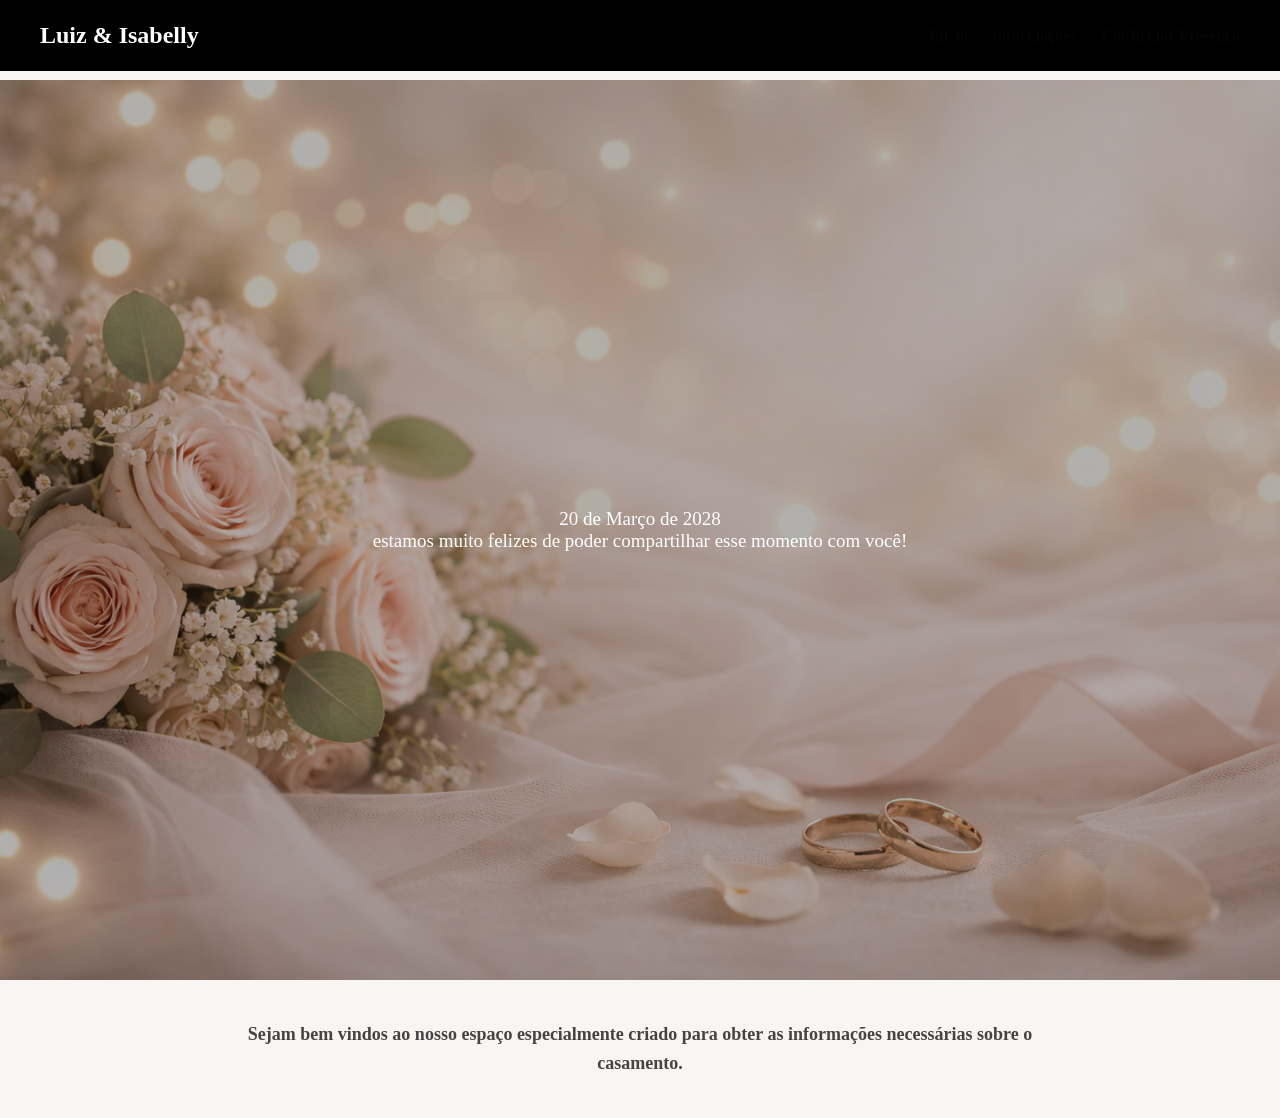
<file: index.html>
<!DOCTYPE html>
<html lang="pt-br">
<head>
    <meta charset="UTF-8">
    <meta name="viewport" content="width=device-width, initial-scale=1.0">
    <link rel="stylesheet" href="assets/css/inicio.css">
    <link rel="stylesheet" href="assets/css/style.css">
    <link href="https://fonts.googleapis.com/css2?family=Great+Vibes&family=Playfair+Display:wght@400;600&display=swap" rel="stylesheet"> 
    <title>Site de convite</title>
</head>
<body>

    <header class="hero">
        
        <div id="menu-container"></div>

        <div class="hero-text">
            <p>20 de Março de 2028</p>
            <p>estamos muito felizes de poder compartilhar esse momento com você!</p>
        </div>

    </header>

    <section class="conteudo">
        <p><strong>Sejam bem vindos ao nosso espaço especialmente criado para obter as informações necessárias sobre o casamento.</strong></p>
    </section>


    <script src="assets/js/menu.js"></script>
</body>
</html>
</file>
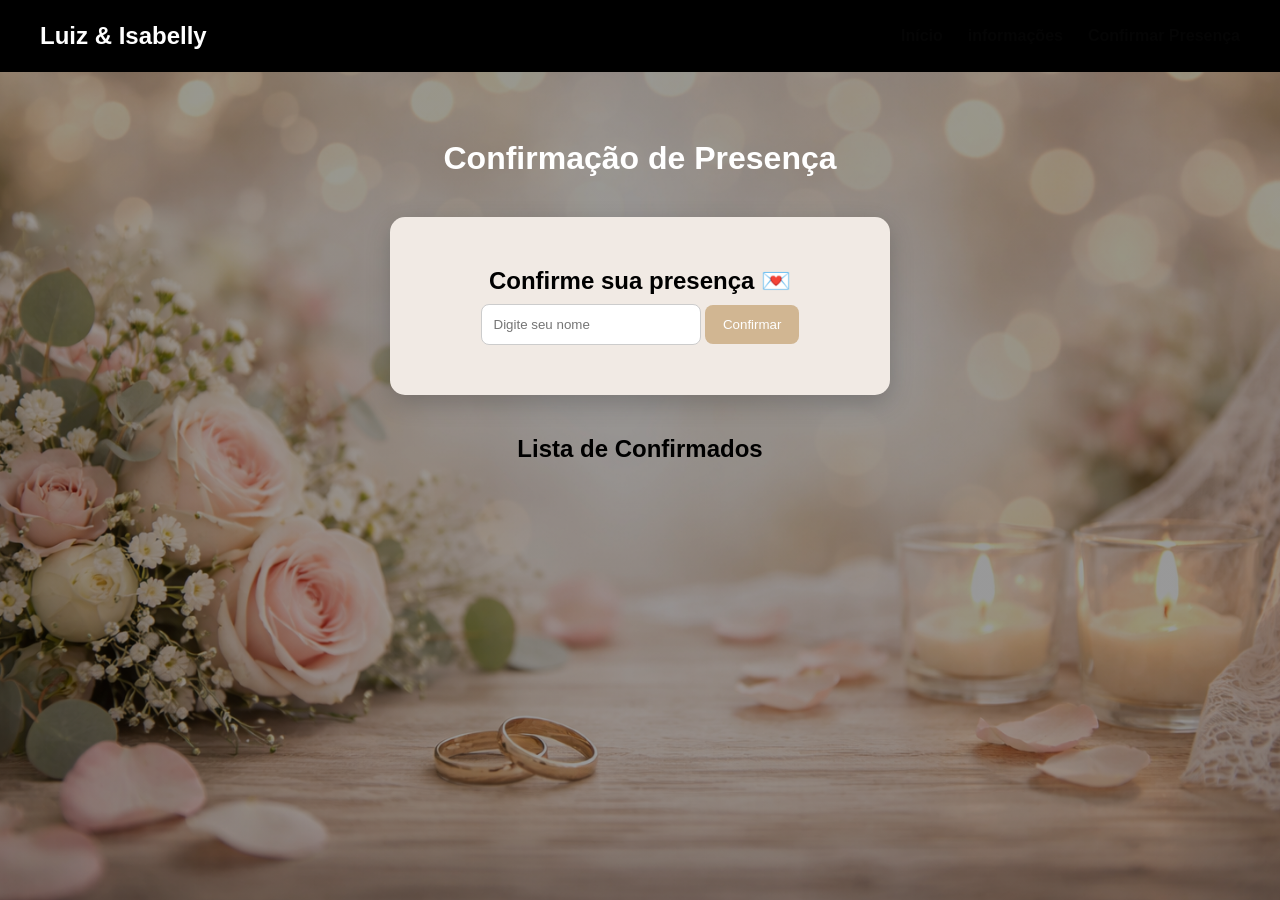
<file: convidados.html>
<!DOCTYPE html>
<html lang="pt-br">
<head>
    <meta charset="UTF-8">
    <meta name="viewport" content="width=device-width, initial-scale=1.0">
    <title>Convidados</title>
    <link rel="stylesheet" href="assets/css/style.css">
    <link rel="stylesheet" href="assets/css/convidados.css">
</head>
<body>
    
    <header>
        <div id="menu-container"></div>

        <h1 id="h1">Confirmação de Presença</h1>
    </header>

    <section class="container">
        <h2>Confirme sua presença 💌</h2>

        <input type="text" id="nomeConvidado" placeholder="Digite seu nome">

        <button id="botao" onclick="confirmarPresenca()">
            Confirmar
        </button>

    </section>

    <section class="lista">

        <h2>Lista de Confirmados</h2>

        <ul id="listaConvidados">
            <template id="templateConvidado">
                <li id="li">
                    <span class="nome"></span>
                    <button class="remover">❌</button>
                </li>
            </template>
        </ul>

    </section>

    <script src="assets/js/convidados.js"></script>
    <script src="assets/js/menu.js"></script>
</body>
</html>
</file>
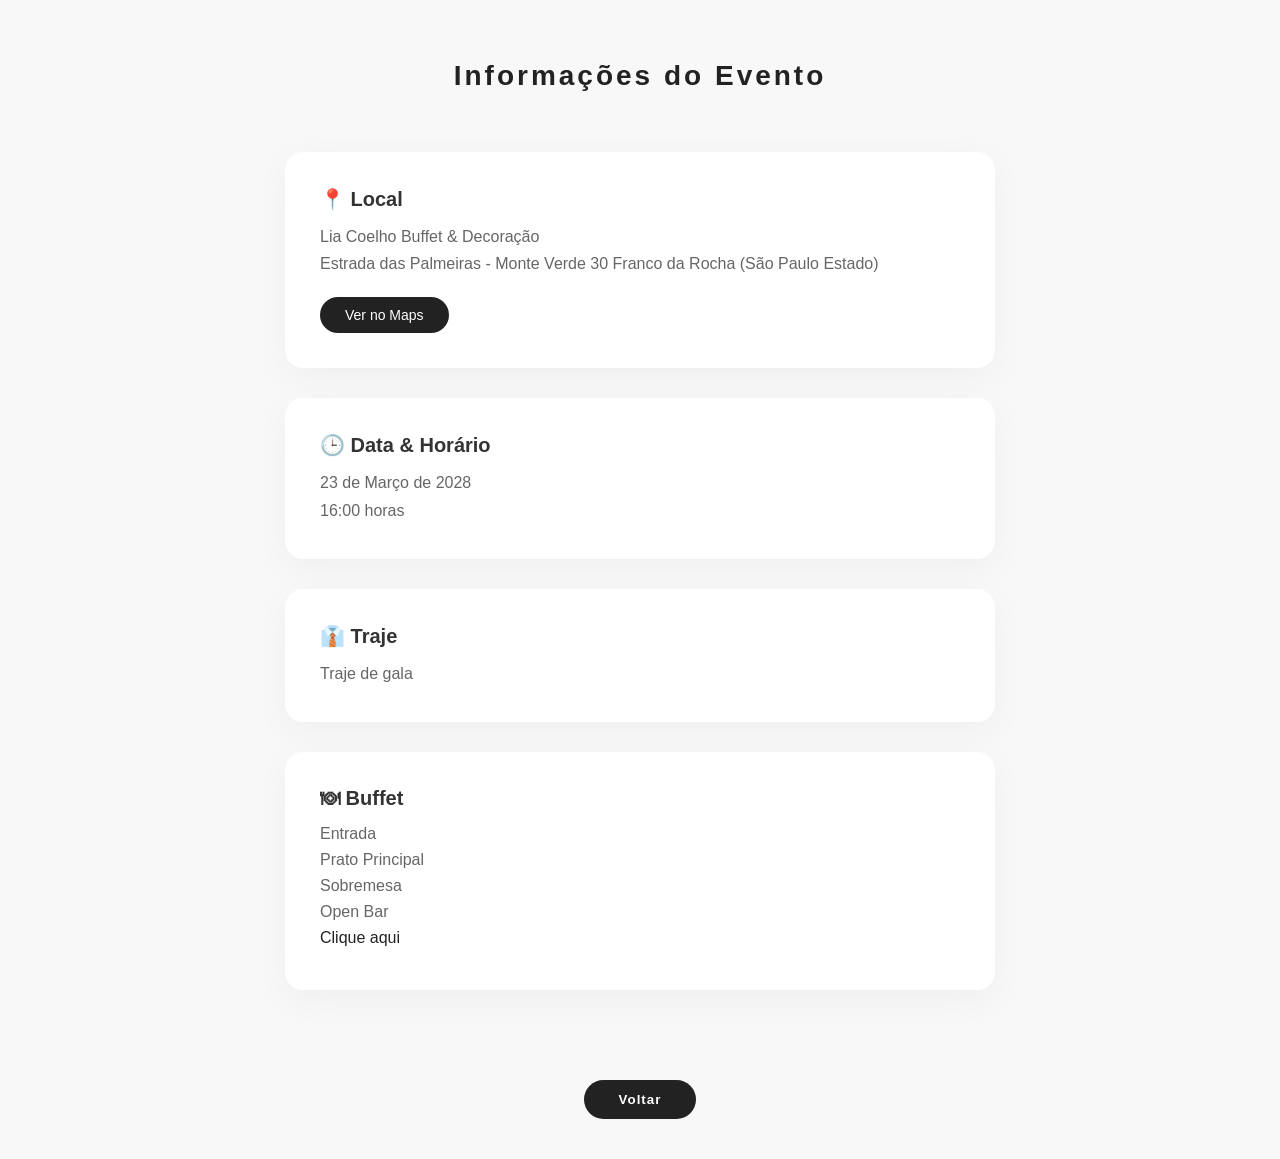
<file: info.html>
<!DOCTYPE html>
<html lang="pt-br">
<head>
    <meta charset="UTF-8">
    <meta name="viewport" content="width=device-width, initial-scale=1.0">
    <link rel="stylesheet" href="informacoes.css">
    <title>informações</title>
</head>
<body>

    <header>
        Informações do Evento
    </header>

     <section class = 'info-container'>
        <div class="info-box">
            <h2>📍 Local </h2>
            <p>Lia Coelho Buffet & Decoração</p>
            <p>Estrada das Palmeiras - Monte Verde 30 Franco da Rocha (São Paulo Estado)</p>

            <a href="https://maps.app.goo.gl/hmrJH78cq3tLwuuo6" target="_blank" class="maps-btn"> Ver no Maps</a>
        </div>

        <div class="info-box">
            <h2>🕒 Data & Horário</h2>
            <p>23 de Março de 2028</p>
            <p>16:00 horas</p>
        </div>

        <div class="info-box">
            <h2>👔 Traje</h2>
            <p>Traje de gala</p>
        </div>

        <div class="info-box">
            <h2>🍽 Buffet</h2>
            <ul class="buffet-list">
                <li>Entrada</li>
                <li>Prato Principal</li>
                <li>Sobremesa</li>
                <li>Open Bar</li>
                <li><a href="https://www.buffetefraim.com.br/cardapios/" target="_blank" rel="noopener noreferrer">Clique aqui</a></li>
            </ul>
        </div>
     </section>

     <div class="voltar">
        <button onclick="voltar()"> Voltar</button>
     </div>

     <script>
        function voltar() {
            window.location.href = 'casa.html'
        }
     </script>
</body>
</html>
</file>
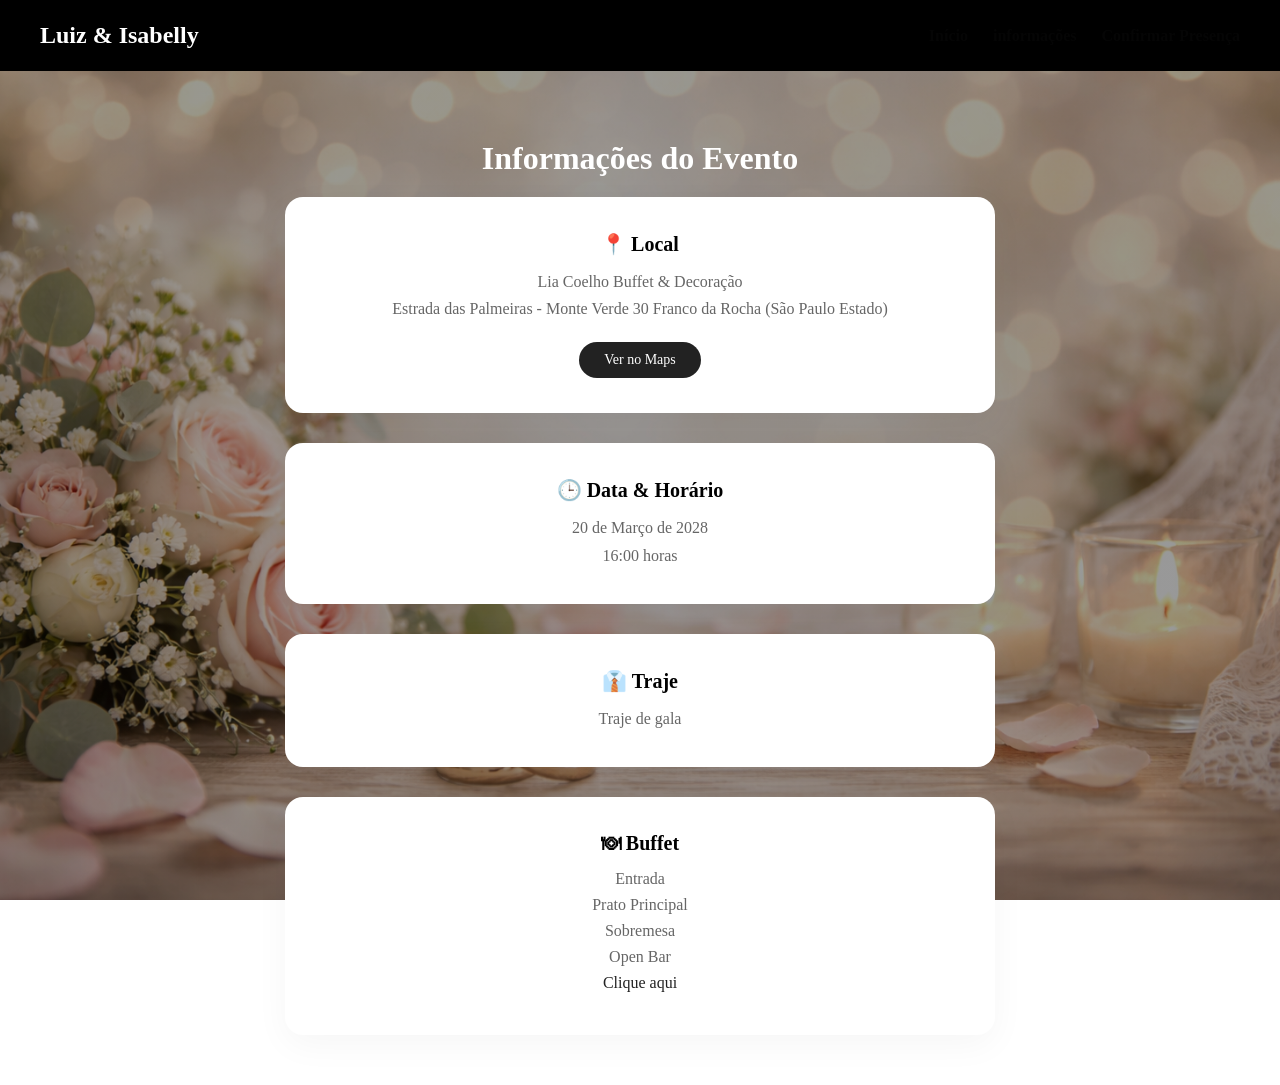
<file: informacoes.html>
<!DOCTYPE html>
<html lang="pt-br">
<head>
    <meta charset="UTF-8">
    <meta name="viewport" content="width=device-width, initial-scale=1.0">
    <link rel="stylesheet" href="assets/css/informacoes.css">
    <link rel="stylesheet" href="assets/css/style.css">
    <title>informações</title>
</head>
<body>

    <header>
        <div id="menu-container"></div>
        <h1 id="h1">Informações do Evento</h1>
    </header>

     <section class = 'info-container'>
        <div class="info-box">
            <h2>📍 Local </h2>
            <p>Lia Coelho Buffet & Decoração</p>
            <p>Estrada das Palmeiras - Monte Verde 30 Franco da Rocha (São Paulo Estado)</p>

            <a href="https://maps.app.goo.gl/hmrJH78cq3tLwuuo6" target="_blank" class="maps-btn"> Ver no Maps</a>
        </div>

        <div class="info-box">
            <h2>🕒 Data & Horário</h2>
            <p>20 de Março de 2028</p>
            <p>16:00 horas</p>
        </div>

        <div class="info-box">
            <h2>👔 Traje</h2>
            <p>Traje de gala</p>
        </div>

        <div class="info-box">
            <h2>🍽 Buffet</h2>
            <ul class="buffet-list">
                <li>Entrada</li>
                <li>Prato Principal</li>
                <li>Sobremesa</li>
                <li>Open Bar</li>
                <li><a id="linkBuffet" href="https://www.buffetefraim.com.br/cardapios/" target="_blank" rel="noopener noreferrer">Clique aqui</a></li>
            </ul>
        </div>
     </section>


    <script src="assets/js/menu.js"></script>
     
</body>
</html>
</file>
<file: assets/css/inicio.css>
body {
    font-family: 'georgia', serif;
    background: #f8f5f2;
    
}

/*Hero*/


header {
    height: 100vh;
    background: linear-gradient(rgba(0,0,0,0.3), rgba(0,0,0,0.3)),
    url("../../assets/img/casamento.png") no-repeat center/cover;
    color: white;
    position: relative;
}

/*Barra de navegação*/


/*texto central*/
.hero-text{
    position: absolute;
    top: 50%;
    left: 50%;
    transform: translate(-50%, -50%);
    text-align: center;
}

.hero-text p {
    font-size: 19px;
}

@keyframes fadeUp{
    from {
        opacity: 0;
        transform: translateY(30px);
    } to {
        opacity: 1;
        transform: translateY(0);
    }
}

.conteudo {

    max-width: 900px;
    margin: 40px auto;
    padding: 0 20px;

    opacity: 0;
    animation: fadeUp 1s ease forwards;
    animation-delay: 0.5s;
}

.conteudo p {  
    text-align: center;
    margin-bottom: 20px;
    font-size: 18px;
    line-height: 1.6;
    color: #444;
}

.data, .horario {
    font-style: italic;
}

.botoes {
    display: flex;
    gap: 60px;
    justify-content: center;
    margin: 60px 0;
  
    opacity: 0;
    animation: fadeUp 1s ease forwards;
    animation-delay: 1s;
}

.btt {
    height: 110px;
    width: 110px;
    border-radius: 50%;
    border: none;
    background-color: rgb(219, 196, 164);
    color: #555;
    font-weight: bold;
    cursor: pointer;
    transition: all 0.25s ease;
    box-shadow: 0 5px 15px rgba(0,0,0,0.05);
    position: relative;
    overflow: hidden;
}

.btt::before {
    content: "";
    position: absolute;
    width: 120%;
    height: 120%;
    border-radius: 50%;
     background: radial-gradient(circle, rgba(255,255,255,0.4) 0%, transparent 70%);
    opacity: 0;
    transition: opacity 0.3s ease;
}

.btt:hover{
    transform: translateY(-5px);
    box-shadow: 0 10px 25px rgba(0,0,0,0.08);
    color: black;
}

.btt:hover::before {
    opacity: 1;
}
</file>
<file: assets/css/style.css>
* {
    margin: 0;
    padding: 0;
    box-sizing: border-box;
}

header {
    color: white;
}

body {
    font-family: 'georgia', serif;
    margin: 0;
    padding-top: 80px; /* espaço pro menu */
     background-size: cover;
    background-position: center;
    background-repeat: no-repeat;
    background-attachment: fixed;
}

.nav {
    position: fixed;
    top: 0;
    left: 0;
    width: 100%;

    display: flex;
    justify-content: space-between;
    align-items:center ;

    padding: 22px 40px;

    background:  rgba(0, 0, 0);

    z-index: 1000;  /* garante que fique acima */
}

/*logo*/
.logo{
    color: white;
    font-size: 24px;
    font-weight: bold;
}

/*botão hamburguer*/
.menu-toggle {
    display: none;
    font-size: 28px;
    cursor: pointer;
}

/*menu*/
.menu{
    display: flex;
    gap: 25px;
    list-style: none;

    margin: 0;
    padding: 0;
}

.menu a {
    text-decoration: none;
    color: rgb(5, 5, 5);
    font-weight: bold;
    transition: 0.3s;
}

.menu a:hover{
    color: #d3d3d3;
}

/*mobile*/
@media (max-width: 750px){
    .menu-toggle{
        display: flex;/*aparece no celular*/
    }

    .menu {
        position: absolute;
        top: 70px;
        right: 10px;
        

        flex-direction: column;
        align-items: flex-start;

        background: rgba(255, 255, 255, 0.9);
        color: white;
        padding: 20px;
        border-radius: 10px;

        display: none;
    }

    .menu.active {
        display: flex;
    }
}
</file>
<file: assets/css/convidados.css>
body {
    font-family: Arial, Helvetica, sans-serif;
    text-align: center;
   
    background: 
        linear-gradient(rgba(0,0,0,0.4), rgba(0,0,0,0.4)),
        url("../../assets/img/img.convidados.png");

    background-size: cover;
    background-position: center;
    background-repeat: no-repeat;
    background-attachment: fixed;

    display: flex;
    flex-direction: column;
    min-height: 100vh;
    margin: 0;
}

#h1 {
    margin-top: 60px;
}

.container {
    margin: 40px auto;
    padding: 50px;
    background: #f1eae4;
    width: 90%;
    max-width: 500px;

    border-radius: 15px;
    box-shadow: 0 8px 25px rgba(0,0,0,0.2);
}

#nomeConvidado {
    padding: 12px;
    width:220px;
    border-radius: 8px;
    border: 1px solid #ccc;
    
}

#botao {
    margin-top: 10px;
     padding: 12px 18px;
     background: #d1b692;
     color: white;
     border: none;
     border-radius: 8px;
     cursor: pointer;
}

#listaConvidados ul{
    list-style: none;
    padding: 0;

    overflow-y: auto;
    max-height: 550px;
}


#li {
    background: #f1eae4;  
    margin: 10px auto;  
    padding: 10px;
    width: 300px;
    border-radius: 8px;
    display: flex;
    justify-content: space-between;
    align-items: center;
    box-shadow: 0 5px 5px rgba(0,0,0,0.3);
}

#li button{
    display: flex;
    justify-content: space-between;
    margin: 10px;
    background: none;
    padding: 5px 7px;
    align-items: center;
}
</file>
<file: informacoes.css>
* {
    margin: 0;
    padding: 0;
    box-sizing: border-box;
}

body {
    font-family: Arial, Helvetica, sans-serif;
    background-color: #f8f8f8;
    color: #333;
}

header {
    letter-spacing: 3px;
    color: #222;
    text-align: center;
    padding: 60px 20px 40px;
    font-size: 28px;
    font-weight: 600;
}

.info-container {
    max-width: 750px;
    margin: 0 auto;
    padding: 20px;
}

.info-box {
    background: #ffffff;
    padding: 35px;
    margin-bottom: 30px;
    border-radius: 18px;
    box-shadow: 0 10px 35px rgba(0,0,0,0.04);
    transition: transform 0.3s ease;
}

.info-box:hover {
    transform: translateY(-6px);
}

.info-box h2 {
    font-size: 18px;
    margin-bottom: 12px;
    font-weight: 600px;
    font-size: 20px;
}

.info-box p {
    line-height: 1.7;
    font-size: 16px;
    color: #666;
}

.voltar {
    text-align: center;
    margin: 40px 0;
}

.voltar button {
    font-weight: bold;
    letter-spacing: 1px;
    padding: 12px 35px;
    border-radius: 40px;
    border: none;
    background-color: #222;
    color: white;
    cursor: pointer;
    transition: 0.3s;
}

.voltar button:hover {
    transform: scale(1.05);
    background-color: #444;
} 

.maps-btn {
    display: inline-block;
    margin-top: 20px;
    padding: 10px 25px;
    border-radius: 30px;
    background-color: #222;
    color: white;
    text-decoration: none;
    font-size: 14px;
    transition: 0.3s ease;
}

.maps-btn:hover {
    background-color: #444;
    transform: scale(1.05 );
}

.buffet-list {
    list-style: none;
    padding: 0;
    margin-top: 15px;
}

.buffet-list li {
    margin-bottom: 8px;
    color: #666;
}

a {
    color: #222;
    text-decoration: none;
}

a:hover {
    opacity: 0.7;
}
</file>
<file: assets/css/informacoes.css>
body {
    font-family: Arial, Helvetica, sans-serif;
    text-align: center;
   
    background: 
        linear-gradient(rgba(0,0,0,0.4), rgba(0,0,0,0.4)),
        url("../../assets/img/img.convidados.png");

    background-size: cover;
    background-position: center;
    background-repeat: no-repeat;
    background-attachment: fixed;
}

#h1 {
    margin-top: 60px;
}

.info-container {
    max-width: 750px;
    margin:  auto;
    padding: 20px;
}

.info-box {
    background: #ffffff;
    padding: 35px;
    margin-bottom: 30px;
    border-radius: 18px;
    box-shadow: 0 10px 35px rgba(0,0,0,0.04);
    transition: transform 0.3s ease;
}

.info-box:hover {
    transform: translateY(-6px);
}

.info-box h2 {
    font-size: 18px;
    margin-bottom: 12px;
    font-weight: 600;
    font-size: 20px;
}

.info-box p {
    line-height: 1.7;
    font-size: 16px;
    color: #666;
}


.maps-btn {
    display: inline-block;
    margin-top: 20px;
    padding: 10px 25px;
    border-radius: 30px;
    background-color: #222;
    color: white;
    text-decoration: none;
    font-size: 14px;
    transition: 0.3s ease;
}

.maps-btn:hover {
    background-color: #444;
    transform: scale(1.05 );
}

.buffet-list {
    list-style: none;
    padding: 0;
    margin-top: 15px;
}

.buffet-list li {
    margin-bottom: 8px;
    color: #666;
}

#linkBuffet {
    color: #222;
    text-decoration: none;
}

#linkBuffet:hover {
    opacity: 0.7;
}
</file>
